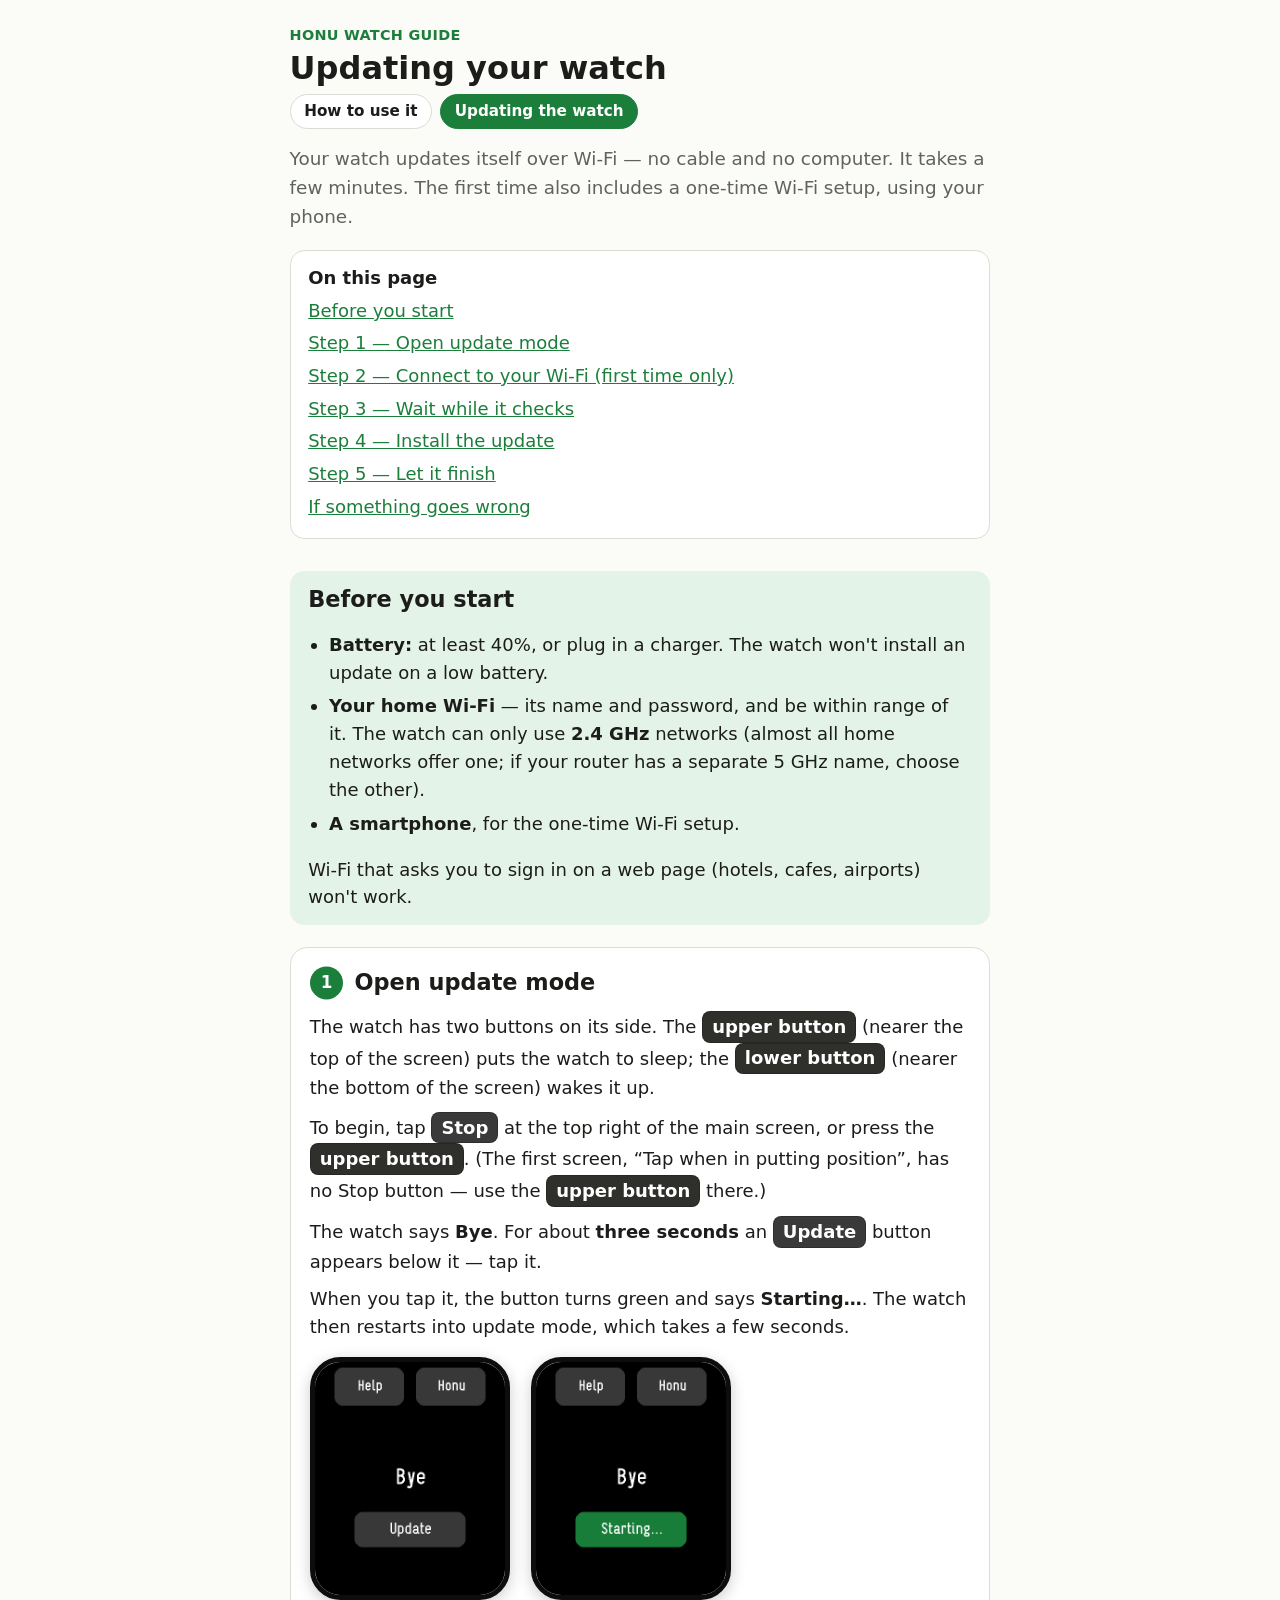
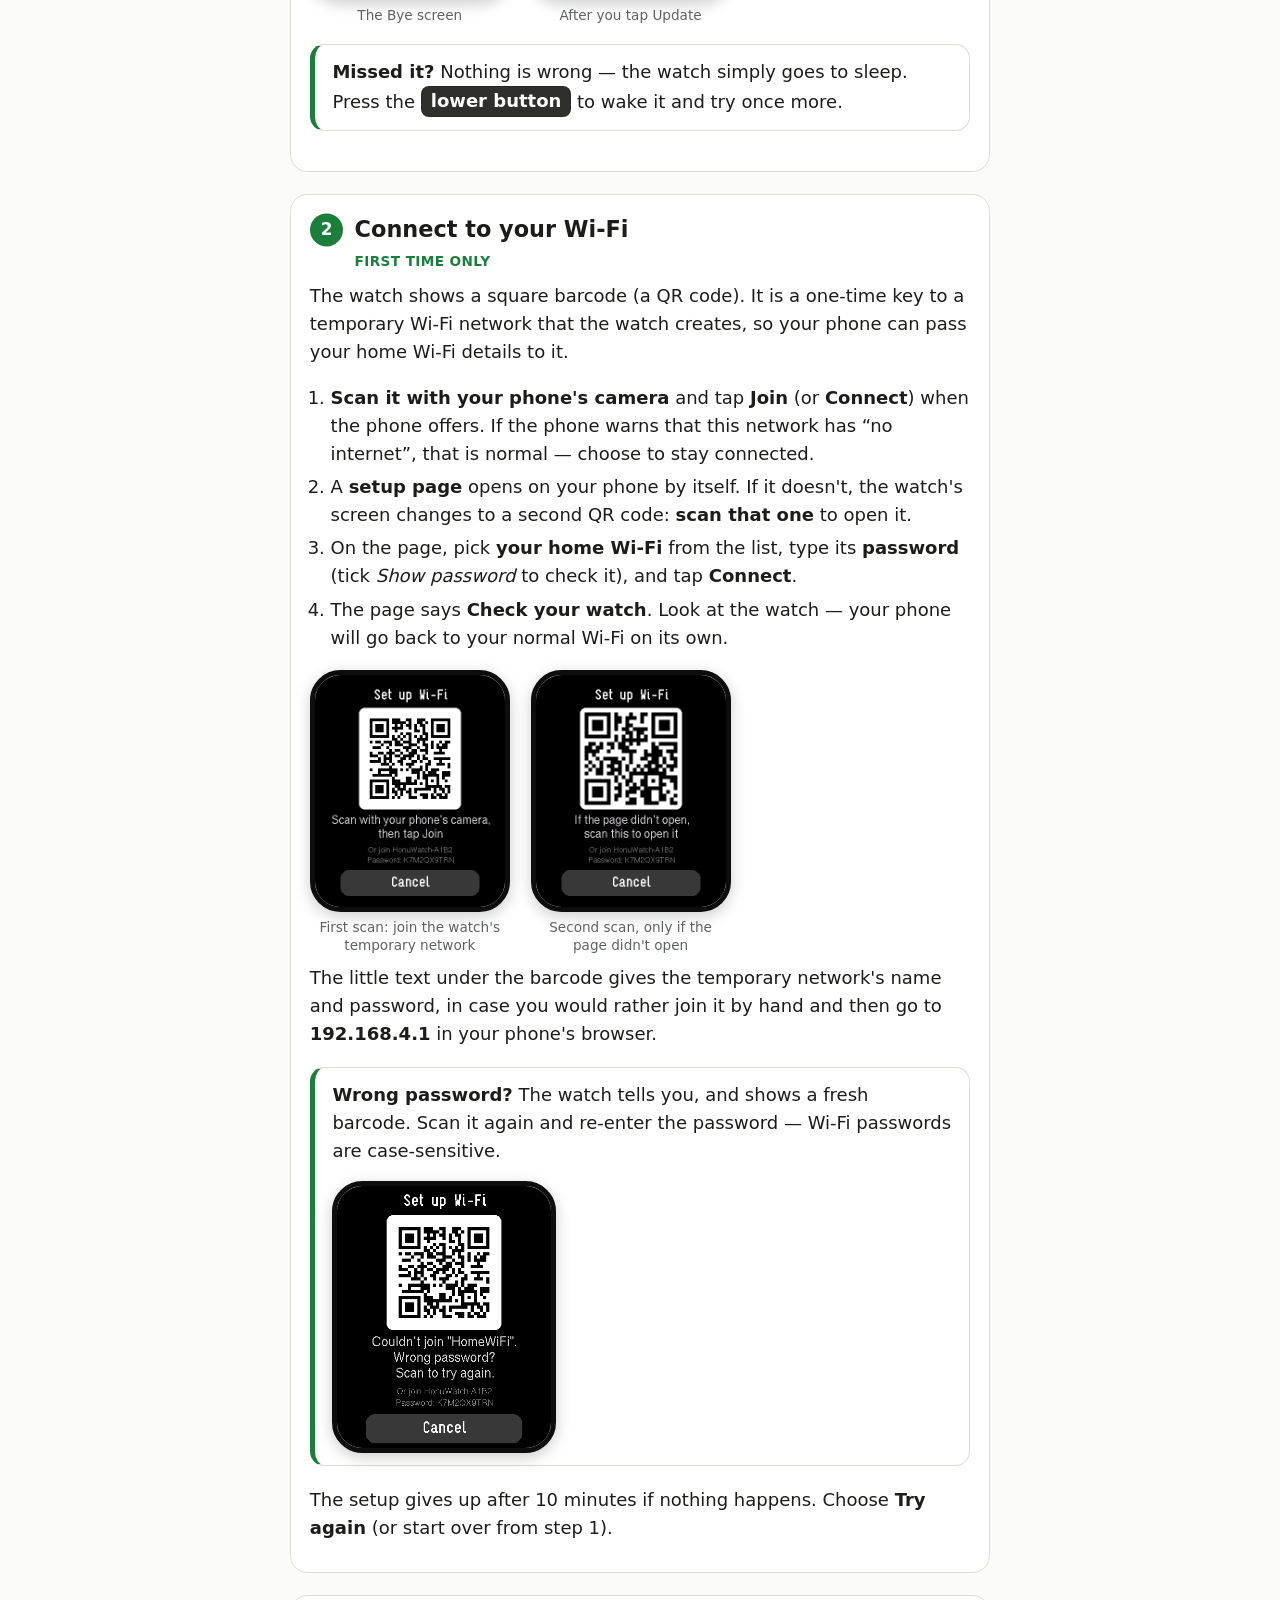
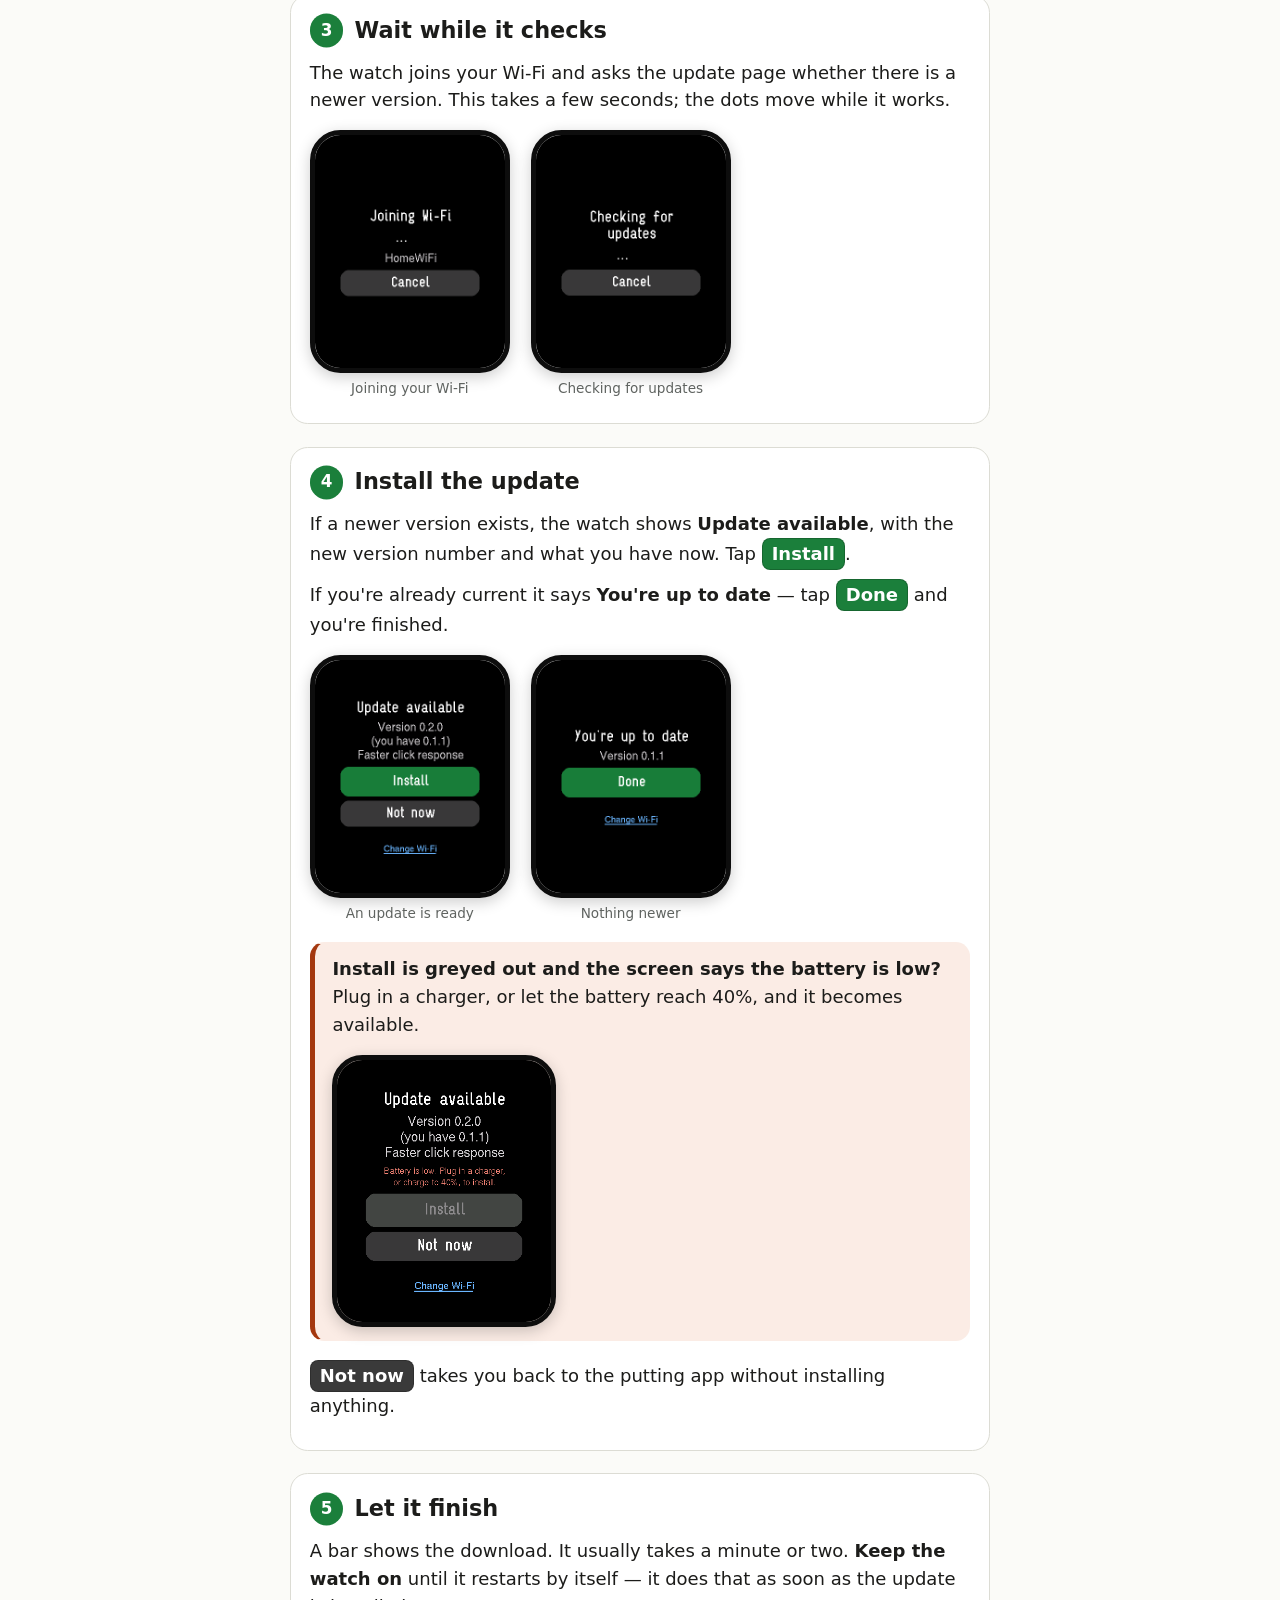
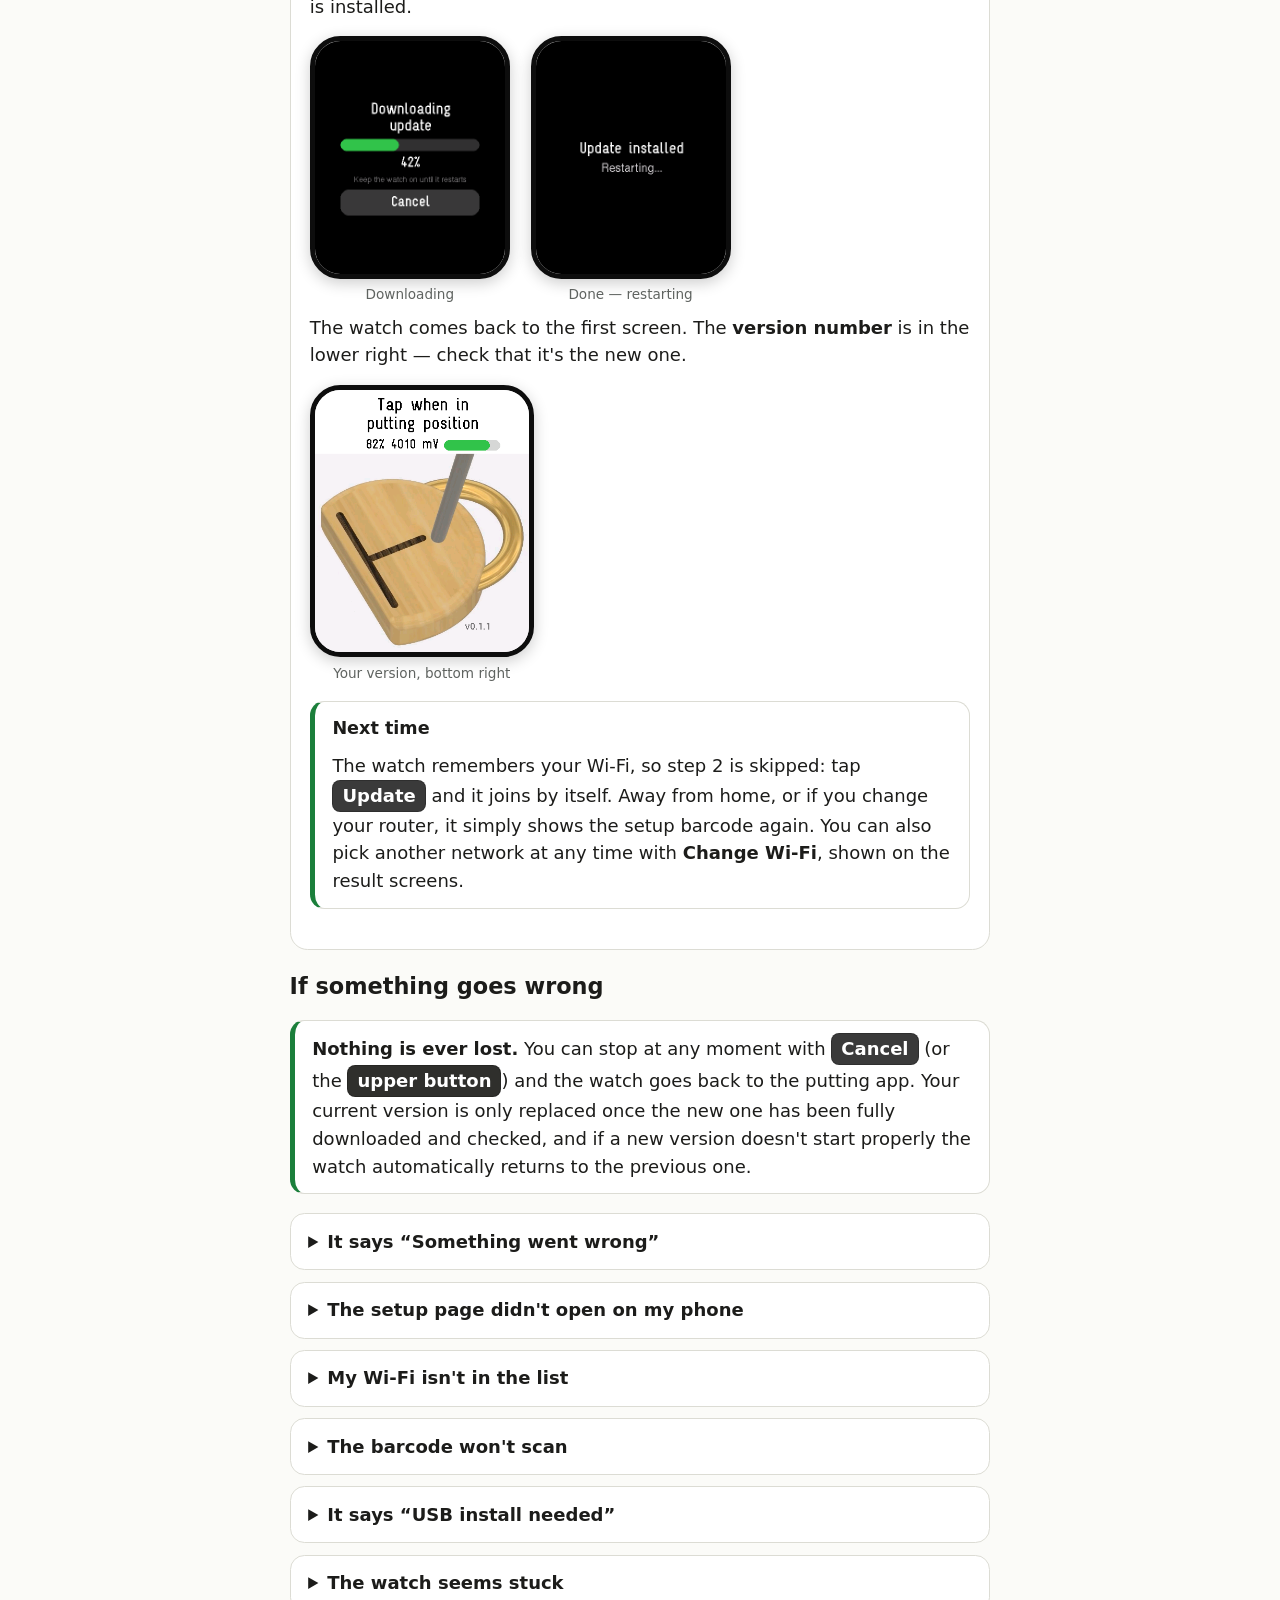
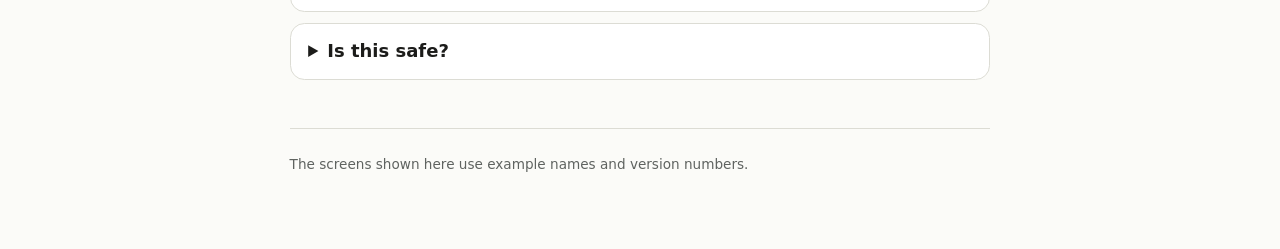
<file: guide/updating.html>
<!doctype html>
<html lang="en">
<head>
<meta charset="utf-8">
<meta name="viewport" content="width=device-width, initial-scale=1">
<title>Updating your Honu Watch</title>
<meta name="description" content="How to update your Honu Watch over Wi-Fi, step by step, with pictures of every screen.">
<link rel="stylesheet" href="guide.css">
</head>
<body>
<div class="page">

<header>
  <p class="crumb">Honu Watch guide</p>
  <h1>Updating your watch</h1>
  <nav class="guide-nav" aria-label="Guide pages">
    <a href="using.html">How to use it</a>
    <a href="updating.html" aria-current="page">Updating the watch</a>
  </nav>
  <p class="lede">Your watch updates itself over Wi-Fi &mdash; no cable and no computer. It takes a few minutes. The first time also includes a one-time Wi-Fi setup, using your phone.</p>
</header>

<nav class="toc" aria-label="On this page">
  <p>On this page</p>
  <ul>
    <li><a href="#before">Before you start</a></li>
    <li><a href="#step-1">Step 1 &mdash; Open update mode</a></li>
    <li><a href="#step-2">Step 2 &mdash; Connect to your Wi-Fi (first time only)</a></li>
    <li><a href="#step-3">Step 3 &mdash; Wait while it checks</a></li>
    <li><a href="#step-4">Step 4 &mdash; Install the update</a></li>
    <li><a href="#step-5">Step 5 &mdash; Let it finish</a></li>
    <li><a href="#trouble">If something goes wrong</a></li>
  </ul>
</nav>

<section id="before" class="box need">
  <h2>Before you start</h2>
  <ul>
    <li><strong>Battery:</strong> at least 40%, or plug in a charger. The watch won't install an update on a low battery.</li>
    <li><strong>Your home Wi-Fi</strong> &mdash; its name and password, and be within range of it. The watch can only use <strong>2.4&nbsp;GHz</strong> networks (almost all home networks offer one; if your router has a separate 5&nbsp;GHz name, choose the other).</li>
    <li><strong>A smartphone</strong>, for the one-time Wi-Fi setup.</li>
  </ul>
  <p>Wi-Fi that asks you to sign in on a web page (hotels, cafes, airports) won't work.</p>
</section>

<section id="step-1" class="step">
  <h2><span class="n">1</span> Open update mode</h2>
  <p>The watch has two buttons on its side. The <kbd>upper button</kbd> (nearer the top of the screen) puts the watch to sleep; the <kbd>lower button</kbd> (nearer the bottom of the screen) wakes it up.</p>
  <p>To begin, tap <span class="btn grey">Stop</span> at the top right of the main screen, or press the <kbd>upper button</kbd>. (The first screen, &ldquo;Tap when in putting position&rdquo;, has no Stop button &mdash; use the <kbd>upper button</kbd> there.)</p>
  <p>The watch says <strong>Bye</strong>. For about <strong>three seconds</strong> an <span class="btn grey">Update</span> button appears below it &mdash; tap it.</p>
  <p>When you tap it, the button turns green and says <strong>Starting&hellip;</strong>. The watch then restarts into update mode, which takes a few seconds.</p>
  <div class="shots">
    <figure><img class="screen" src="../screens/app-5-bye.png" width="410" height="502" alt="The Bye screen: the word Bye with an Update button below it" loading="lazy"><figcaption>The Bye screen</figcaption></figure>
    <figure><img class="screen" src="../screens/app-7-bye-update-starting.png" width="410" height="502" alt="The same screen after tapping: the button is green and reads Starting" loading="lazy"><figcaption>After you tap Update</figcaption></figure>
  </div>
  <div class="box note">
    <p><strong>Missed it?</strong> Nothing is wrong &mdash; the watch simply goes to sleep. Press the <kbd>lower button</kbd> to wake it and try once more.</p>
  </div>
</section>

<section id="step-2" class="step">
  <h2><span class="n">2</span> Connect to your Wi-Fi</h2>
  <p class="once">First time only</p>
  <p>The watch shows a square barcode (a QR code). It is a one-time key to a temporary Wi-Fi network that the watch creates, so your phone can pass your home Wi-Fi details to it.</p>
  <ol>
    <li><strong>Scan it with your phone's camera</strong> and tap <strong>Join</strong> (or <strong>Connect</strong>) when the phone offers. If the phone warns that this network has &ldquo;no internet&rdquo;, that is normal &mdash; choose to stay connected.</li>
    <li>A <strong>setup page</strong> opens on your phone by itself. If it doesn't, the watch's screen changes to a second QR code: <strong>scan that one</strong> to open it.</li>
    <li>On the page, pick <strong>your home Wi-Fi</strong> from the list, type its <strong>password</strong> (tick <em>Show password</em> to check it), and tap <strong>Connect</strong>.</li>
    <li>The page says <strong>Check your watch</strong>. Look at the watch &mdash; your phone will go back to your normal Wi-Fi on its own.</li>
  </ol>
  <div class="shots">
    <figure><img class="screen" src="../screens/update-02-setup-scan-to-join.png" width="410" height="502" alt="Set up Wi-Fi screen with a QR code and the text: Scan with your phone's camera, then tap Join" loading="lazy"><figcaption>First scan: join the watch's temporary network</figcaption></figure>
    <figure><img class="screen" src="../screens/update-03-setup-scan-to-open-page.png" width="410" height="502" alt="Set up Wi-Fi screen with a second QR code and the text: If the page didn't open, scan this to open it" loading="lazy"><figcaption>Second scan, only if the page didn't open</figcaption></figure>
  </div>
  <p>The little text under the barcode gives the temporary network's name and password, in case you would rather join it by hand and then go to <strong>192.168.4.1</strong> in your phone's browser.</p>
  <div class="box note">
    <p><strong>Wrong password?</strong> The watch tells you, and shows a fresh barcode. Scan it again and re-enter the password &mdash; Wi-Fi passwords are case-sensitive.</p>
    <div class="shots one">
      <figure><img class="screen" src="../screens/update-04-setup-wrong-password.png" width="410" height="502" alt="Set up Wi-Fi screen reading: Couldn't join HomeWiFi. Wrong password? Scan to try again." loading="lazy"></figure>
    </div>
  </div>
  <p>The setup gives up after 10 minutes if nothing happens. Choose <strong>Try again</strong> (or start over from step&nbsp;1).</p>
</section>

<section id="step-3" class="step">
  <h2><span class="n">3</span> Wait while it checks</h2>
  <p>The watch joins your Wi-Fi and asks the update page whether there is a newer version. This takes a few seconds; the dots move while it works.</p>
  <div class="shots">
    <figure><img class="screen" src="../screens/update-05-joining-wifi.png" width="410" height="502" alt="Screen reading Joining Wi-Fi, with the network name HomeWiFi" loading="lazy"><figcaption>Joining your Wi-Fi</figcaption></figure>
    <figure><img class="screen" src="../screens/update-06-checking.png" width="410" height="502" alt="Screen reading Checking for updates" loading="lazy"><figcaption>Checking for updates</figcaption></figure>
  </div>
</section>

<section id="step-4" class="step">
  <h2><span class="n">4</span> Install the update</h2>
  <p>If a newer version exists, the watch shows <strong>Update available</strong>, with the new version number and what you have now. Tap <span class="btn go">Install</span>.</p>
  <p>If you're already current it says <strong>You're up to date</strong> &mdash; tap <span class="btn go">Done</span> and you're finished.</p>
  <div class="shots">
    <figure><img class="screen" src="../screens/update-08-update-available.png" width="410" height="502" alt="Update available screen: Version 0.2.0, you have 0.1.1, with Install and Not now buttons" loading="lazy"><figcaption>An update is ready</figcaption></figure>
    <figure><img class="screen" src="../screens/update-07-up-to-date.png" width="410" height="502" alt="You're up to date screen with a Done button" loading="lazy"><figcaption>Nothing newer</figcaption></figure>
  </div>
  <div class="box warn">
    <p><strong>Install is greyed out and the screen says the battery is low?</strong> Plug in a charger, or let the battery reach 40%, and it becomes available.</p>
    <div class="shots one">
      <figure><img class="screen" src="../screens/update-09-update-available-low-battery.png" width="410" height="502" alt="Update available screen with the Install button greyed out and a red message saying the battery is low" loading="lazy"></figure>
    </div>
  </div>
  <p><span class="btn grey">Not now</span> takes you back to the putting app without installing anything.</p>
</section>

<section id="step-5" class="step">
  <h2><span class="n">5</span> Let it finish</h2>
  <p>A bar shows the download. It usually takes a minute or two. <strong>Keep the watch on</strong> until it restarts by itself &mdash; it does that as soon as the update is installed.</p>
  <div class="shots">
    <figure><img class="screen" src="../screens/update-10-downloading.png" width="410" height="502" alt="Downloading update screen with a progress bar at 42 percent" loading="lazy"><figcaption>Downloading</figcaption></figure>
    <figure><img class="screen" src="../screens/update-11-installed.png" width="410" height="502" alt="Update installed screen reading Restarting" loading="lazy"><figcaption>Done &mdash; restarting</figcaption></figure>
  </div>
  <p>The watch comes back to the first screen. The <strong>version number</strong> is in the lower right &mdash; check that it's the new one.</p>
  <div class="shots one">
    <figure><img class="screen" src="../screens/app-1-tap-when-in-putting-position.png" width="410" height="502" alt="The first screen, Tap when in putting position, with the version number v0.1.1 at the lower right" loading="lazy"><figcaption>Your version, bottom right</figcaption></figure>
  </div>
  <div class="box note">
    <h3>Next time</h3>
    <p>The watch remembers your Wi-Fi, so step&nbsp;2 is skipped: tap <span class="btn grey">Update</span> and it joins by itself. Away from home, or if you change your router, it simply shows the setup barcode again. You can also pick another network at any time with <strong>Change Wi-Fi</strong>, shown on the result screens.</p>
  </div>
</section>

<section id="trouble">
  <h2>If something goes wrong</h2>
  <div class="box note">
    <p><strong>Nothing is ever lost.</strong> You can stop at any moment with <span class="btn grey">Cancel</span> (or the <kbd>upper button</kbd>) and the watch goes back to the putting app. Your current version is only replaced once the new one has been fully downloaded and checked, and if a new version doesn't start properly the watch automatically returns to the previous one.</p>
  </div>

  <details>
    <summary>It says &ldquo;Something went wrong&rdquo;</summary>
    <div class="shots one">
      <figure><img class="screen" src="../screens/update-12-something-went-wrong.png" width="410" height="502" alt="Something went wrong screen with the message The update server returned error 404, and Try again and Cancel buttons" loading="lazy"></figure>
    </div>
    <p>The message under the heading says what happened. Tap <strong>Try again</strong> first &mdash; most problems are momentary. If it keeps happening:</p>
    <ul>
      <li><strong>&ldquo;Couldn't reach the update server&rdquo;</strong> or <strong>&ldquo;Couldn't get the time from the internet&rdquo;</strong> &mdash; the watch is on your Wi-Fi but the Wi-Fi has no internet, or it asks for a web sign-in. Check your router, or use <strong>Change Wi-Fi</strong> to try another network.</li>
      <li><strong>&ldquo;The download stalled&rdquo;</strong> &mdash; the signal is weak. Move closer to the router.</li>
      <li><strong>&ldquo;The battery is too low&rdquo;</strong> &mdash; plug in a charger.</li>
      <li><strong>&ldquo;The update server returned error &hellip;&rdquo;</strong> &mdash; the update page isn't available right now. Try again later.</li>
      <li><strong>&ldquo;The downloaded update was corrupted&rdquo;</strong> &mdash; nothing was installed. Try again.</li>
    </ul>
  </details>

  <details>
    <summary>The setup page didn't open on my phone</summary>
    <p>Look at the watch: once your phone has joined the watch's network, the screen changes to a second barcode &mdash; scan it. Or open your phone's web browser and type <strong>192.168.4.1</strong>.</p>
  </details>

  <details>
    <summary>My Wi-Fi isn't in the list</summary>
    <p>The watch only sees 2.4&nbsp;GHz networks, so a 5&nbsp;GHz-only network won't appear &mdash; look for the same router's other name. Move closer to the router. If your network is hidden, choose <strong>Other / hidden network</strong> at the bottom of the list and type its exact name.</p>
  </details>

  <details>
    <summary>The barcode won't scan</summary>
    <p>Hold the phone steady about 15&ndash;25&nbsp;cm (6&ndash;10&nbsp;inches) from the watch and avoid glare on the screen. Or join by hand: in your phone's Wi-Fi settings choose the network named on the watch (it starts with <strong>HonuWatch-</strong>) and type the password shown under the barcode, then go to <strong>192.168.4.1</strong> in the browser.</p>
  </details>

  <details>
    <summary>It says &ldquo;USB install needed&rdquo;</summary>
    <div class="shots one">
      <figure><img class="screen" src="../screens/update-13-usb-install-needed.png" width="410" height="502" alt="USB install needed screen giving a web address to open on a computer" loading="lazy"></figure>
    </div>
    <p>Very occasionally an update changes something that can't be installed over Wi-Fi. On a computer with <strong>Chrome or Edge</strong>, open the address the watch shows, plug the watch in with its USB-C cable, click <strong>Connect</strong>, choose the watch, and then <strong>Install Honu Watch</strong>. Keep the cable connected until it says it has finished.</p>
  </details>

  <details>
    <summary>The watch seems stuck</summary>
    <p>Press the <kbd>upper button</kbd>: it cancels the update and returns to the putting app at any point. If the watch still doesn't respond, press the <kbd>upper button</kbd> to put it to sleep, wake it with the <kbd>lower button</kbd>, and start again from step&nbsp;1.</p>
  </details>

  <details>
    <summary>Is this safe?</summary>
    <p>The watch only downloads updates from the official Honu Watch page, over a secure connection whose identity it checks, and it verifies every download before installing it. Your Wi-Fi password is stored only on the watch.</p>
  </details>
</section>

<footer>
  <p>The screens shown here use example names and version numbers.</p>
</footer>

</div>
</body>
</html>
</file>
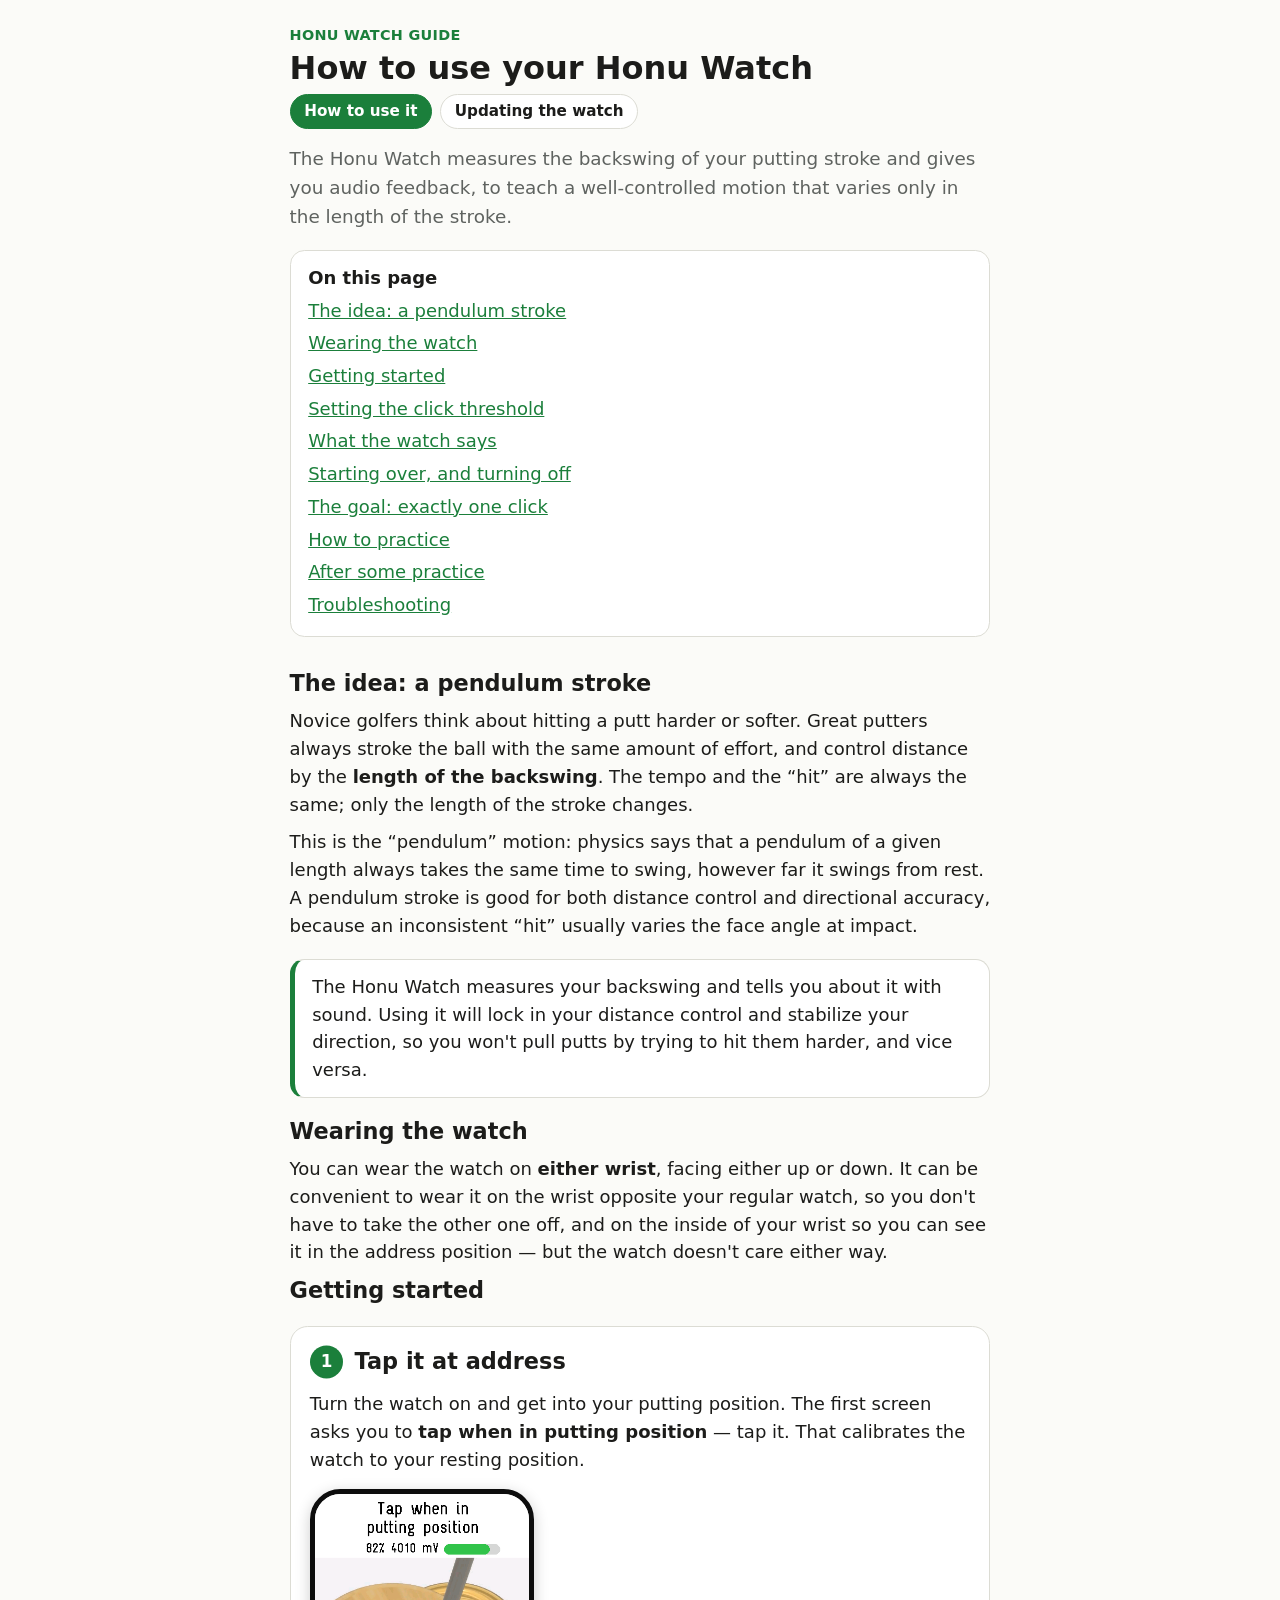
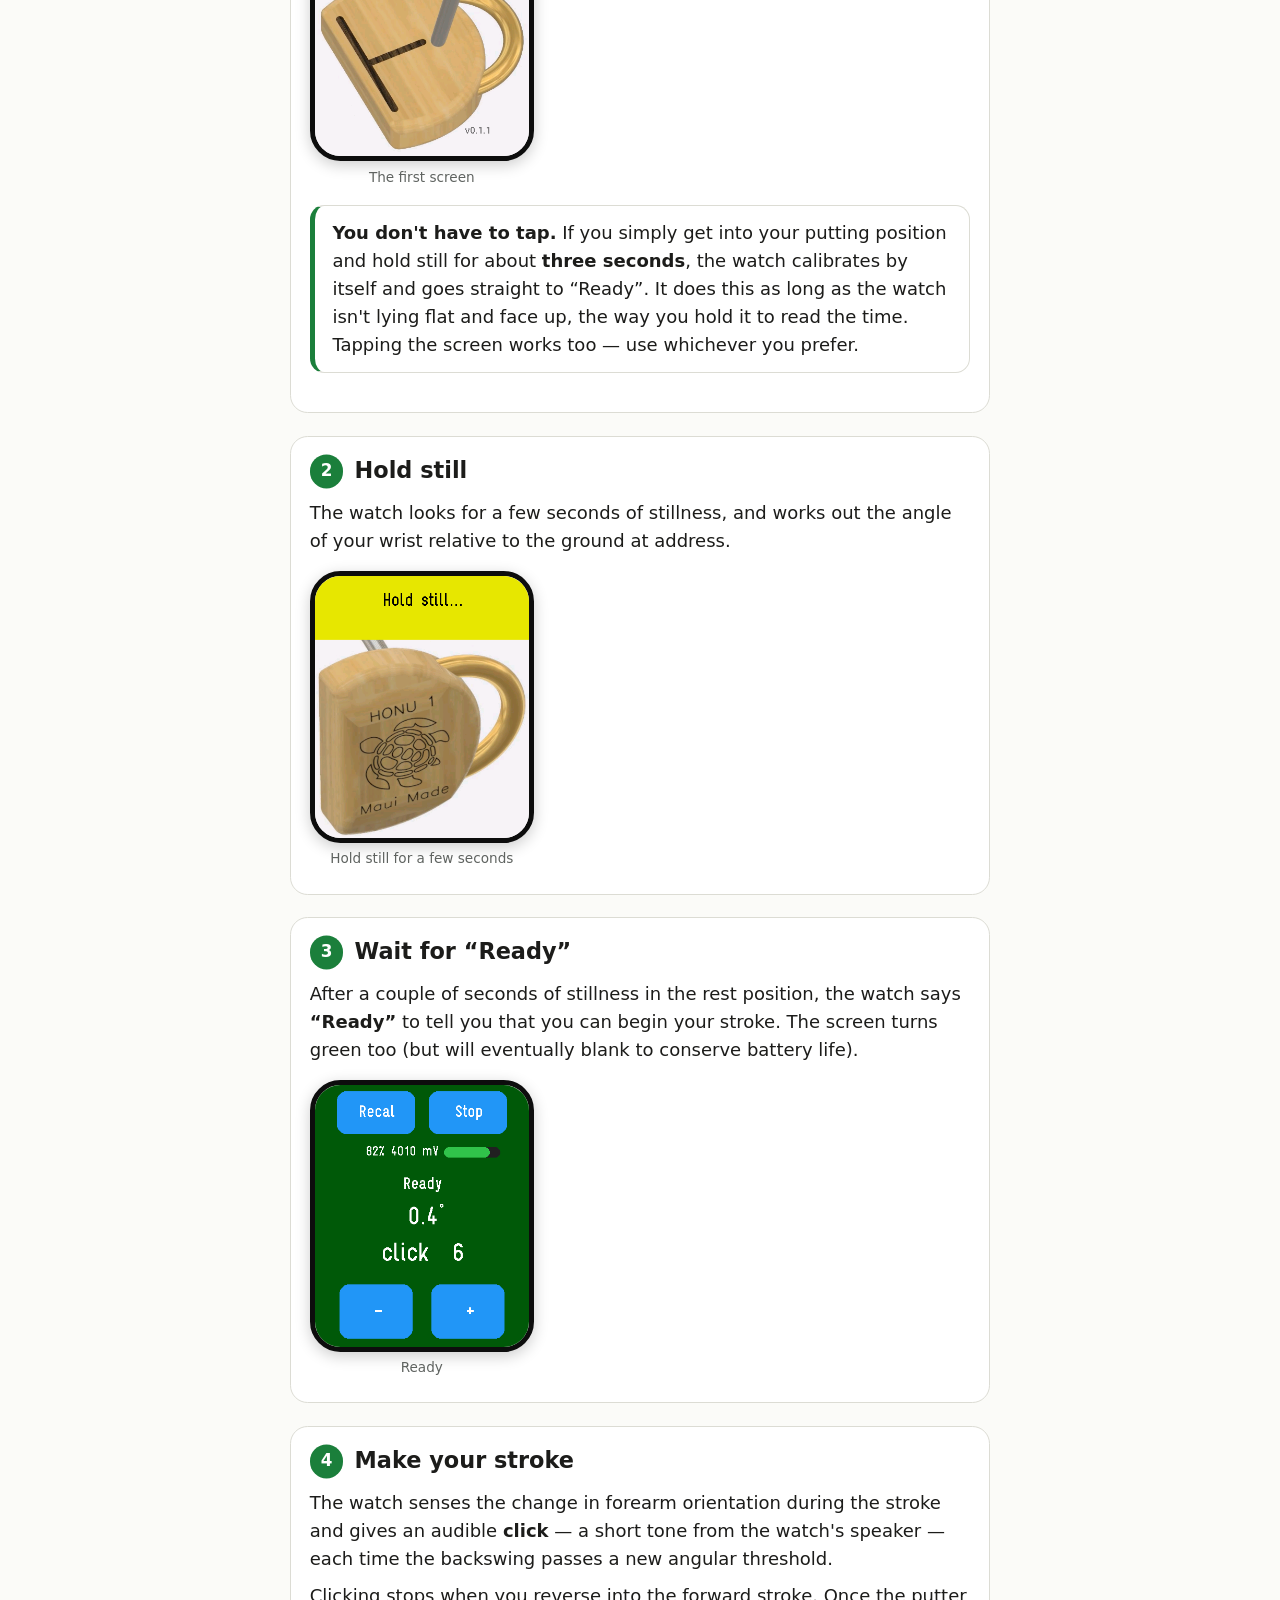
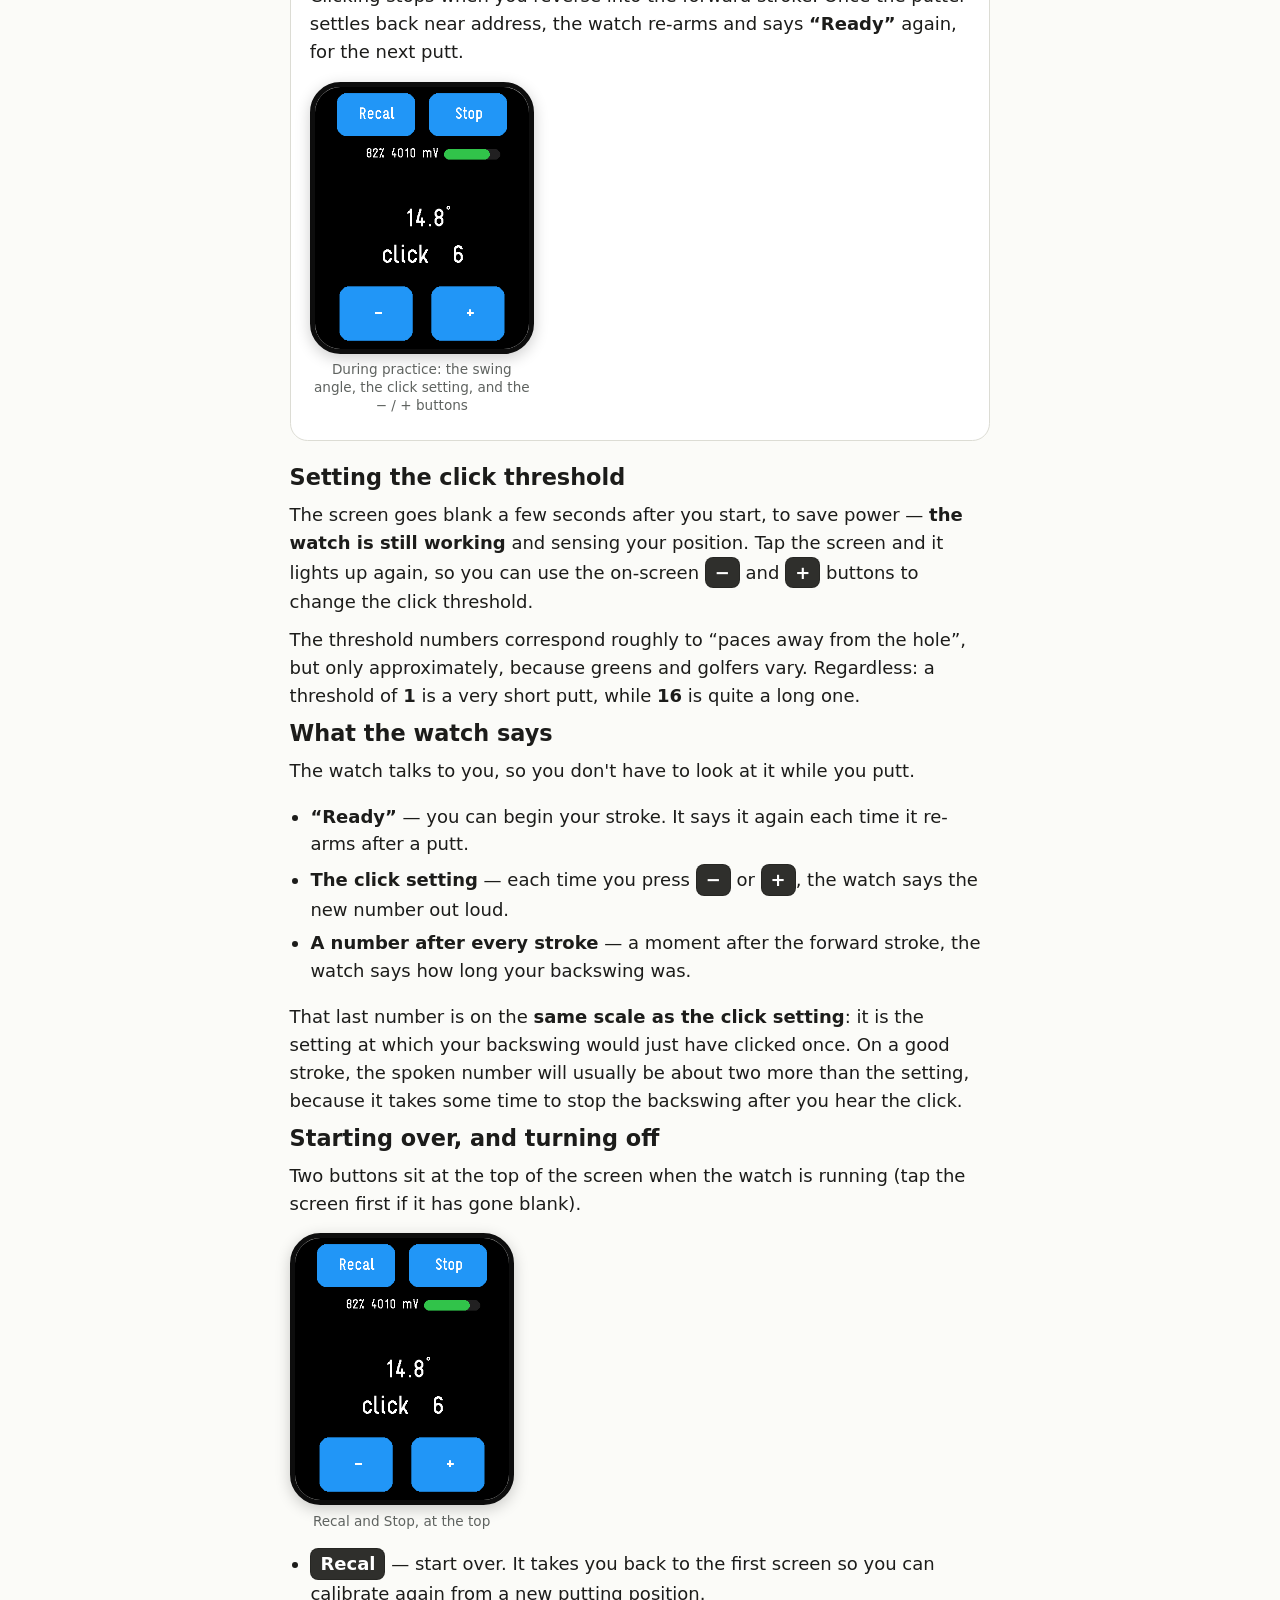
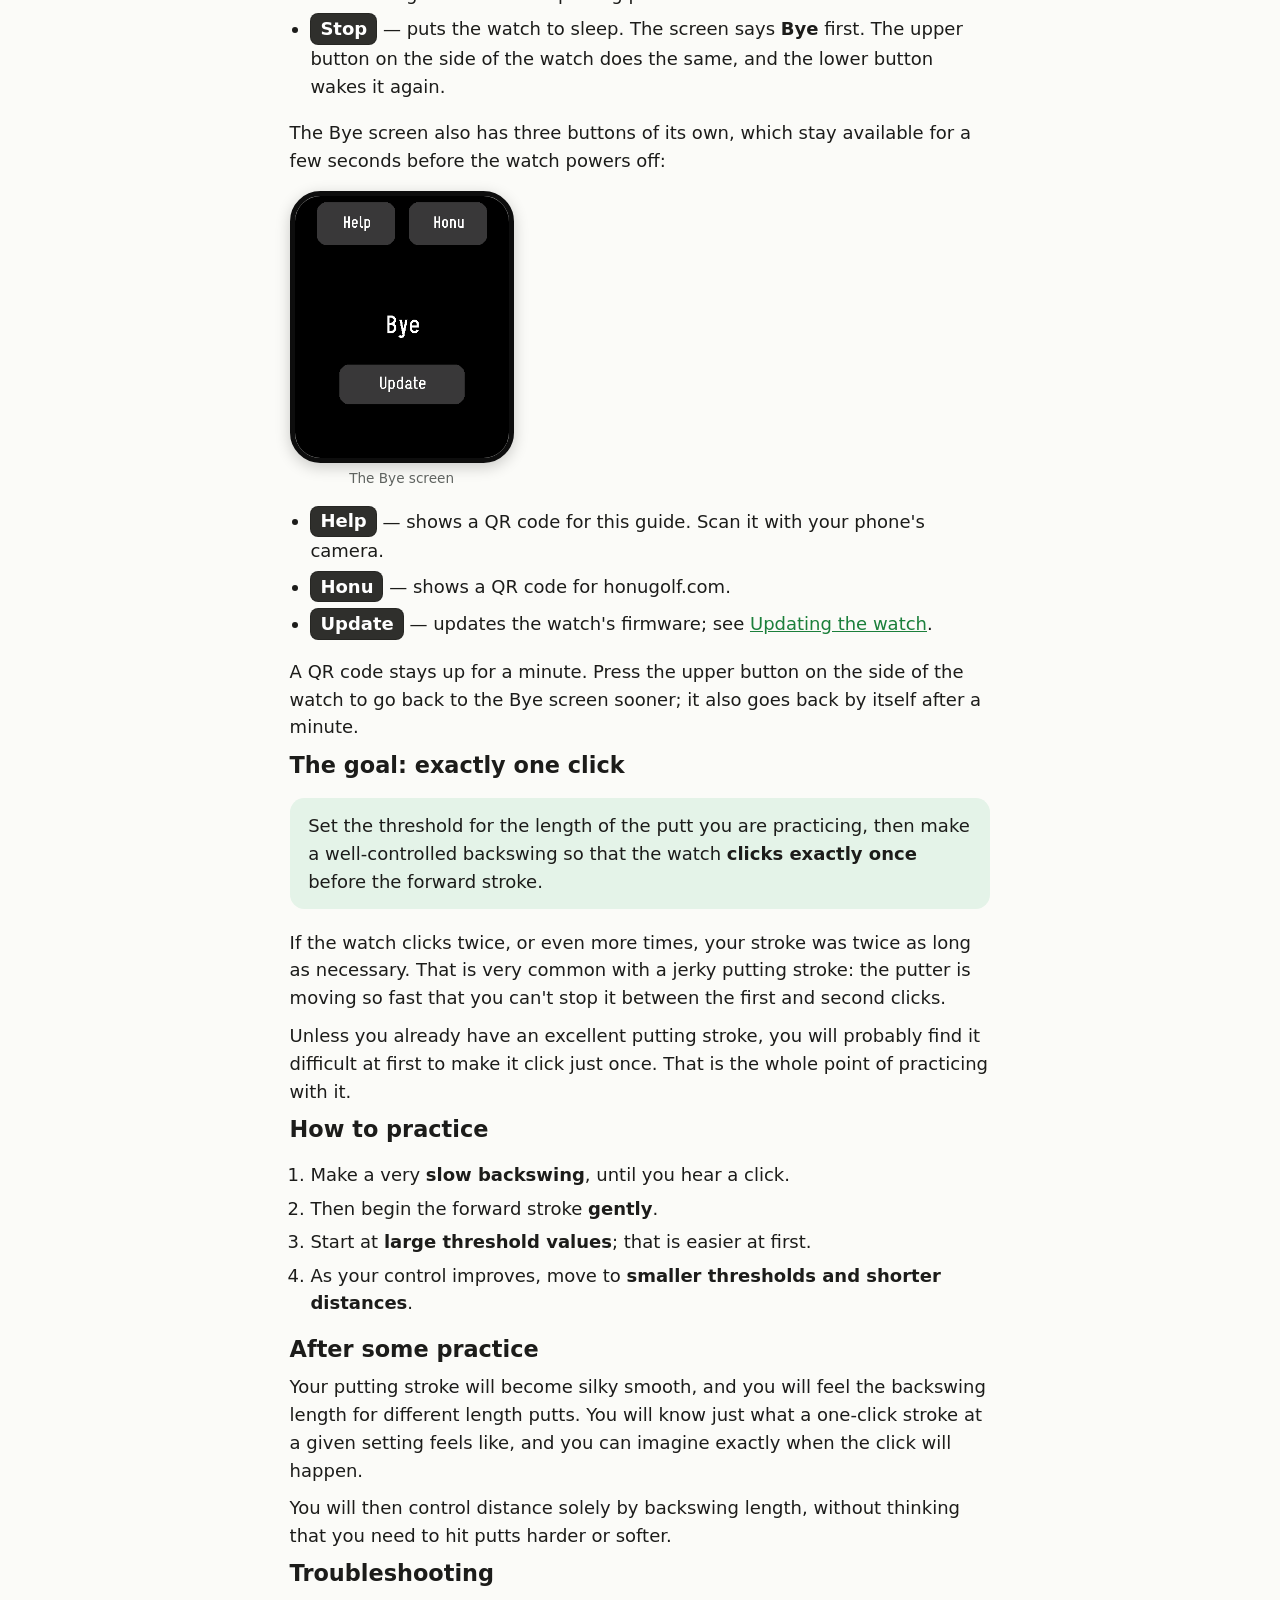
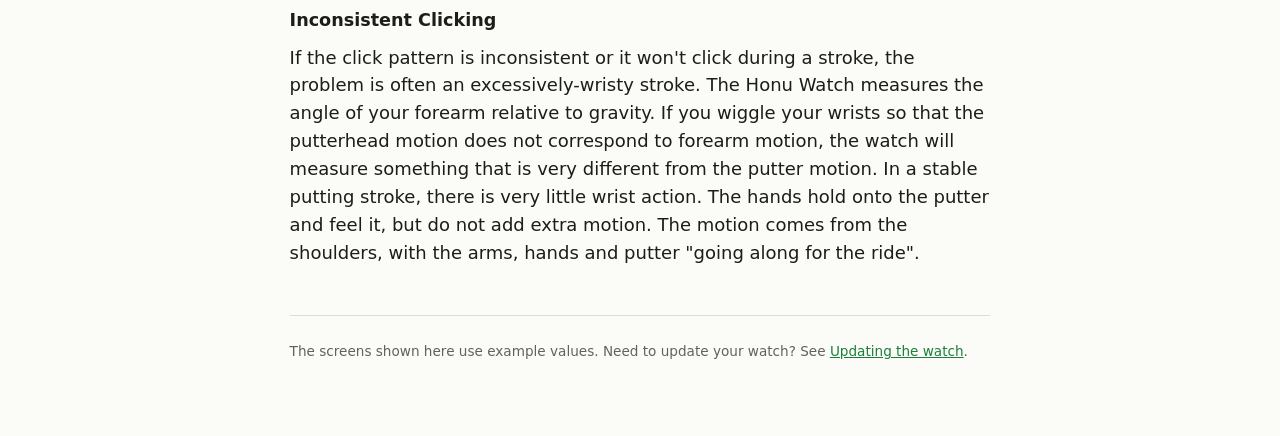
<file: guide/using.html>
<!doctype html>
<html lang="en">
<head>
<meta charset="utf-8">
<meta name="viewport" content="width=device-width, initial-scale=1">
<title>How to use your Honu Watch</title>
<meta name="description" content="How to use the Honu Watch putting stroke trainer: why a pendulum stroke works, how to start, how to set the click threshold, and how to practice.">
<link rel="stylesheet" href="guide.css">
</head>
<body>
<div class="page">

<header>
  <p class="crumb">Honu Watch guide</p>
  <h1>How to use your Honu Watch</h1>
  <nav class="guide-nav" aria-label="Guide pages">
    <a href="using.html" aria-current="page">How to use it</a>
    <a href="updating.html">Updating the watch</a>
  </nav>
  <p class="lede">The Honu Watch measures the backswing of your putting stroke and gives you audio feedback, to teach a well-controlled motion that varies only in the length of the stroke.</p>
</header>

<nav class="toc" aria-label="On this page">
  <p>On this page</p>
  <ul>
    <li><a href="#idea">The idea: a pendulum stroke</a></li>
    <li><a href="#wearing">Wearing the watch</a></li>
    <li><a href="#start">Getting started</a></li>
    <li><a href="#threshold">Setting the click threshold</a></li>
    <li><a href="#says">What the watch says</a></li>
    <li><a href="#buttons">Starting over, and turning off</a></li>
    <li><a href="#goal">The goal: exactly one click</a></li>
    <li><a href="#practice">How to practice</a></li>
    <li><a href="#later">After some practice</a></li>
    <li><a href="#troubleshooting">Troubleshooting</a></li>
  </ul>
</nav>

<section id="idea">
  <h2>The idea: a pendulum stroke</h2>
  <p>Novice golfers think about hitting a putt harder or softer. Great putters always stroke the ball with the same amount of effort, and control distance by the <strong>length of the backswing</strong>. The tempo and the &ldquo;hit&rdquo; are always the same; only the length of the stroke changes.</p>
  <p>This is the &ldquo;pendulum&rdquo; motion: physics says that a pendulum of a given length always takes the same time to swing, however far it swings from rest. A pendulum stroke is good for both distance control and directional accuracy, because an inconsistent &ldquo;hit&rdquo; usually varies the face angle at impact.</p>
  <div class="box note">
    <p>The Honu Watch measures your backswing and tells you about it with sound. Using it will lock in your distance control and stabilize your direction, so you won't pull putts by trying to hit them harder, and vice versa.</p>
  </div>
</section>

<section id="wearing">
  <h2>Wearing the watch</h2>
  <p>You can wear the watch on <strong>either wrist</strong>, facing either up or down. It can be convenient to wear it on the wrist opposite your regular watch, so you don't have to take the other one off, and on the inside of your wrist so you can see it in the address position &mdash; but the watch doesn't care either way.</p>
</section>

<section id="start">
  <h2>Getting started</h2>

  <div class="step">
    <h2><span class="n">1</span> Tap it at address</h2>
    <p>Turn the watch on and get into your putting position. The first screen asks you to <strong>tap when in putting position</strong> &mdash; tap it. That calibrates the watch to your resting position.</p>
    <div class="shots one">
      <figure><img class="screen" src="../screens/app-1-tap-when-in-putting-position.png" width="410" height="502" alt="The first screen, reading Tap when in putting position" loading="lazy"><figcaption>The first screen</figcaption></figure>
    </div>
    <div class="box note">
      <p><strong>You don't have to tap.</strong> If you simply get into your putting position and hold still for about <strong>three seconds</strong>, the watch calibrates by itself and goes straight to &ldquo;Ready&rdquo;. It does this as long as the watch isn't lying flat and face up, the way you hold it to read the time. Tapping the screen works too &mdash; use whichever you prefer.</p>
    </div>
  </div>

  <div class="step">
    <h2><span class="n">2</span> Hold still</h2>
    <p>The watch looks for a few seconds of stillness, and works out the angle of your wrist relative to the ground at address.</p>
    <div class="shots one">
      <figure><img class="screen" src="../screens/app-2-hold-still.png" width="410" height="502" alt="A yellow screen reading Hold still" loading="lazy"><figcaption>Hold still for a few seconds</figcaption></figure>
    </div>
  </div>

  <div class="step">
    <h2><span class="n">3</span> Wait for &ldquo;Ready&rdquo;</h2>
    <p>After a couple of seconds of stillness in the rest position, the watch says <strong>&ldquo;Ready&rdquo;</strong> to tell you that you can begin your stroke. The screen turns green too (but will eventually blank to conserve battery life).</p>
    <div class="shots one">
      <figure><img class="screen" src="../screens/app-3-ready.png" width="410" height="502" alt="A green screen reading Ready, with the swing angle and the click setting" loading="lazy"><figcaption>Ready</figcaption></figure>
    </div>
  </div>

  <div class="step">
    <h2><span class="n">4</span> Make your stroke</h2>
    <p>The watch senses the change in forearm orientation during the stroke and gives an audible <strong>click</strong> &mdash; a short tone from the watch's speaker &mdash; each time the backswing passes a new angular threshold.</p>
    <p>Clicking stops when you reverse into the forward stroke. Once the putter settles back near address, the watch re-arms and says <strong>&ldquo;Ready&rdquo;</strong> again, for the next putt.</p>
    <div class="shots one">
      <figure><img class="screen" src="../screens/app-4-backswing.png" width="410" height="502" alt="The running screen showing the swing angle in degrees, the click setting, and minus and plus buttons" loading="lazy"><figcaption>During practice: the swing angle, the click setting, and the &minus; / + buttons</figcaption></figure>
    </div>
  </div>
</section>

<section id="threshold">
  <h2>Setting the click threshold</h2>
  <p>The screen goes blank a few seconds after you start, to save power &mdash; <strong>the watch is still working</strong> and sensing your position. Tap the screen and it lights up again, so you can use the on-screen <span class="btn">&minus;</span> and <span class="btn">+</span> buttons to change the click threshold.</p>
  <p>The threshold numbers correspond roughly to &ldquo;paces away from the hole&rdquo;, but only approximately, because greens and golfers vary. Regardless: a threshold of <strong>1</strong> is a very short putt, while <strong>16</strong> is quite a long one.</p>
</section>

<section id="says">
  <h2>What the watch says</h2>
  <p>The watch talks to you, so you don't have to look at it while you putt.</p>
  <ul>
    <li><strong>&ldquo;Ready&rdquo;</strong> &mdash; you can begin your stroke. It says it again each time it re-arms after a putt.</li>
    <li><strong>The click setting</strong> &mdash; each time you press <span class="btn">&minus;</span> or <span class="btn">+</span>, the watch says the new number out loud.</li>
    <li><strong>A number after every stroke</strong> &mdash; a moment after the forward stroke, the watch says how long your backswing was.</li>
  </ul>
  <p>That last number is on the <strong>same scale as the click setting</strong>: it is the setting at which your backswing would just have clicked once.  On a good stroke, the spoken number will usually be about two more than the setting, because it takes some time to stop the backswing after you hear the click.</p>
</section>

<section id="buttons">
  <h2>Starting over, and turning off</h2>
  <p>Two buttons sit at the top of the screen when the watch is running (tap the screen first if it has gone blank).</p>
  <div class="shots one">
    <figure><img class="screen" src="../screens/app-4-backswing.png" width="410" height="502" alt="The running screen with the Recal and Stop buttons at the top" loading="lazy"><figcaption>Recal and Stop, at the top</figcaption></figure>
  </div>
  <ul>
    <li><span class="btn">Recal</span> &mdash; start over. It takes you back to the first screen so you can calibrate again from a new putting position.</li>
    <li><span class="btn">Stop</span> &mdash; puts the watch to sleep. The screen says <strong>Bye</strong> first. The upper button on the side of the watch does the same, and the lower button wakes it again.</li>
  </ul>
  <p>The Bye screen also has three buttons of its own, which stay available for a few seconds before the watch powers off:</p>
  <div class="shots one">
    <figure><img class="screen" src="../screens/app-5-bye.png" width="410" height="502" alt="The Bye screen with Help and Honu buttons at the top and an Update button below" loading="lazy"><figcaption>The Bye screen</figcaption></figure>
  </div>
  <ul>
    <li><span class="btn">Help</span> &mdash; shows a QR code for this guide. Scan it with your phone's camera.</li>
    <li><span class="btn">Honu</span> &mdash; shows a QR code for honugolf.com.</li>
    <li><span class="btn">Update</span> &mdash; updates the watch's firmware; see <a href="updating.html">Updating the watch</a>.</li>
  </ul>
  <p>A QR code stays up for a minute. Press the upper button on the side of the watch to go back to the Bye screen sooner; it also goes back by itself after a minute.</p>
</section>

<section id="goal">
  <h2>The goal: exactly one click</h2>
  <div class="box need">
    <p>Set the threshold for the length of the putt you are practicing, then make a well-controlled backswing so that the watch <strong>clicks exactly once</strong> before the forward stroke.</p>
  </div>
  <p>If the watch clicks twice, or even more times, your stroke was twice as long as necessary. That is very common with a jerky putting stroke: the putter is moving so fast that you can't stop it between the first and second clicks.</p>
  <p>Unless you already have an excellent putting stroke, you will probably find it difficult at first to make it click just once. That is the whole point of practicing with it.</p>
</section>

<section id="practice">
  <h2>How to practice</h2>
  <ol>
    <li>Make a very <strong>slow backswing</strong>, until you hear a click.</li>
    <li>Then begin the forward stroke <strong>gently</strong>.</li>
    <li>Start at <strong>large threshold values</strong>; that is easier at first.</li>
    <li>As your control improves, move to <strong>smaller thresholds and shorter distances</strong>.</li>
  </ol>
</section>

<section id="later">
  <h2>After some practice</h2>
  <p>Your putting stroke will become silky smooth, and you will feel the backswing length for different length putts. You will know just what a one-click stroke at a given setting feels like, and you can imagine exactly when the click will happen.</p>
  <p>You will then control distance solely by backswing length, without thinking that you need to hit putts harder or softer.</p>
</section>

<section id="troubleshooting">
  <h2>Troubleshooting</h2>
  <h3>Inconsistent Clicking</h2>
<p>If the click pattern is inconsistent or it won't click during a stroke, the problem is often an excessively-wristy stroke.  The Honu Watch measures the angle of your forearm relative to gravity.  If you wiggle your wrists so that the putterhead motion does not correspond to forearm motion, the watch will measure something that is very different from the putter motion.  In a stable putting stroke, there is very little wrist action.  The hands hold onto the putter and feel it, but do not add extra motion.  The motion comes from the shoulders, with the arms, hands and putter "going along for the ride".</p>
</section>

<footer>
  <p>The screens shown here use example values. Need to update your watch? See <a href="updating.html">Updating the watch</a>.</p>
</footer>

</div>
</body>
</html>
</file>
<file: guide/guide.css>
/* Honu Watch user guide - shared styles. No external fonts or scripts, so the
   page loads fast on a phone and works offline once opened. */
:root {
  color-scheme: light dark;
  --bg: #fbfbf8;
  --fg: #1c1c1a;
  --dim: #5f6360;
  --card: #ffffff;
  --line: #dcdcd4;
  --accent: #1b7f3b;
  --accent-soft: #e4f3e8;
  --warn: #a4380f;
  --warn-soft: #fbece5;
  --bezel: #0d0d0d;
}
@media (prefers-color-scheme: dark) {
  :root {
    --bg: #131412;
    --fg: #ecece6;
    --dim: #a2a79f;
    --card: #1c1d1b;
    --line: #34362f;
    --accent: #4cc16f;
    --accent-soft: #1d2f22;
    --warn: #ff9b78;
    --warn-soft: #36211a;
  }
  /* the black screens would otherwise vanish into the dark cards */
  .shots img { box-shadow: 0 0 0 .12rem #ffffff30, 0 .25rem .9rem #0006; }
}
* { box-sizing: border-box; }
html { -webkit-text-size-adjust: 100%; }
body {
  margin: 0; background: var(--bg); color: var(--fg);
  font: 18px/1.55 system-ui, -apple-system, "Segoe UI", Roboto, sans-serif;
}
.page { max-width: 46rem; margin: 0 auto; padding: 1.5rem 1.1rem 4rem; }
.crumb { margin: 0 0 .2rem; color: var(--accent); font-weight: 700; letter-spacing: .02em; font-size: .9rem; text-transform: uppercase; }
h1 { font-size: 2rem; line-height: 1.15; margin: 0 0 .5rem; }
h2 { font-size: 1.4rem; line-height: 1.25; margin: 0 0 .5rem; }
h3 { font-size: 1.1rem; margin: 1.2rem 0 .3rem; }
.lede { font-size: 1.15rem; color: var(--dim); margin: 0 0 1.2rem; }
a { color: var(--accent); }
p { margin: .6rem 0; }
ul, ol { padding-left: 1.3rem; }
li { margin: .35rem 0; }
kbd, .btn {
  display: inline-block; padding: .05em .5em; border-radius: .45em; font: inherit; font-weight: 700;
  background: #2f2f2c; color: #fff; border: 1px solid #00000033; white-space: nowrap;
}
.btn.go { background: #1b7f3b; }
.btn.grey { background: #3a3a3a; }

.guide-nav { display: flex; flex-wrap: wrap; gap: .4rem .5rem; margin: .2rem 0 1rem; }
.guide-nav a {
  text-decoration: none; padding: .3rem .85rem; border-radius: 2rem; font-size: .95rem; font-weight: 600;
  border: 1px solid var(--line); background: var(--card); color: var(--fg);
}
.guide-nav a[aria-current="page"] { background: var(--accent); border-color: var(--accent); color: #fff; }

.toc { background: var(--card); border: 1px solid var(--line); border-radius: .9rem; padding: .8rem 1.1rem; margin: 1.2rem 0 2rem; }
.toc p { margin: 0 0 .3rem; font-weight: 700; }
.toc ul { margin: 0; padding: 0; list-style: none; }
.toc li { margin: .3rem 0; }

.box { border-radius: .9rem; padding: .8rem 1.1rem; margin: 1.2rem 0; border: 1px solid var(--line); background: var(--card); }
.box.need { background: var(--accent-soft); border-color: transparent; }
.box.note { border-left: .35rem solid var(--accent); }
.box.warn { background: var(--warn-soft); border-color: transparent; border-left: .35rem solid var(--warn); }
.box h2, .box h3 { margin-top: 0; }
.box p:first-child { margin-top: 0; }
.box :last-child { margin-bottom: 0; }

.step { background: var(--card); border: 1px solid var(--line); border-radius: 1.1rem; padding: 1.2rem 1.2rem 1.3rem; margin: 1.4rem 0; }
.step h2 { display: flex; gap: .7rem; align-items: baseline; }
.n {
  flex: none; width: 2.1rem; height: 2.1rem; border-radius: 50%; display: inline-grid; place-items: center;
  background: var(--accent); color: #fff; font-weight: 800; font-size: 1.05rem; transform: translateY(-.1rem);
}
.step .once { font-size: .85rem; font-weight: 700; color: var(--accent); text-transform: uppercase; letter-spacing: .03em; margin: -.3rem 0 .4rem 2.8rem; }

/* Screenshots: a rounded dark bezel suggests the watch face (decorative only). */
.shots { display: flex; flex-wrap: wrap; gap: 1rem 1.3rem; margin: 1rem 0 .3rem; }
.shots figure { margin: 0; width: 12.5rem; max-width: 46%; flex: 0 1 auto; }
.shots.one figure { max-width: 14rem; width: 14rem; }
.shots img {
  display: block; width: 100%; height: auto; background: #000;
  border: .35rem solid var(--bezel); border-radius: 1.9rem; box-shadow: 0 .25rem .9rem #0003;
}
.shots figcaption { font-size: .85rem; color: var(--dim); text-align: center; margin-top: .45rem; line-height: 1.3; }
/* On a phone, stack the screens one per row and keep them big enough to read -
   the QR screens in particular are unreadable at half width. */
@media (max-width: 36rem) {
  .shots { flex-direction: column; align-items: center; }
  .shots figure, .shots.one figure { width: 64%; max-width: 15rem; }
}

details { background: var(--card); border: 1px solid var(--line); border-radius: .9rem; padding: .2rem 1.1rem; margin: .7rem 0; }
summary { cursor: pointer; font-weight: 700; padding: .65rem 0; }
details[open] summary { border-bottom: 1px solid var(--line); margin-bottom: .5rem; }
details .shots { margin-top: .2rem; }

footer { margin-top: 3rem; color: var(--dim); font-size: .85rem; border-top: 1px solid var(--line); padding-top: 1rem; }
</file>
